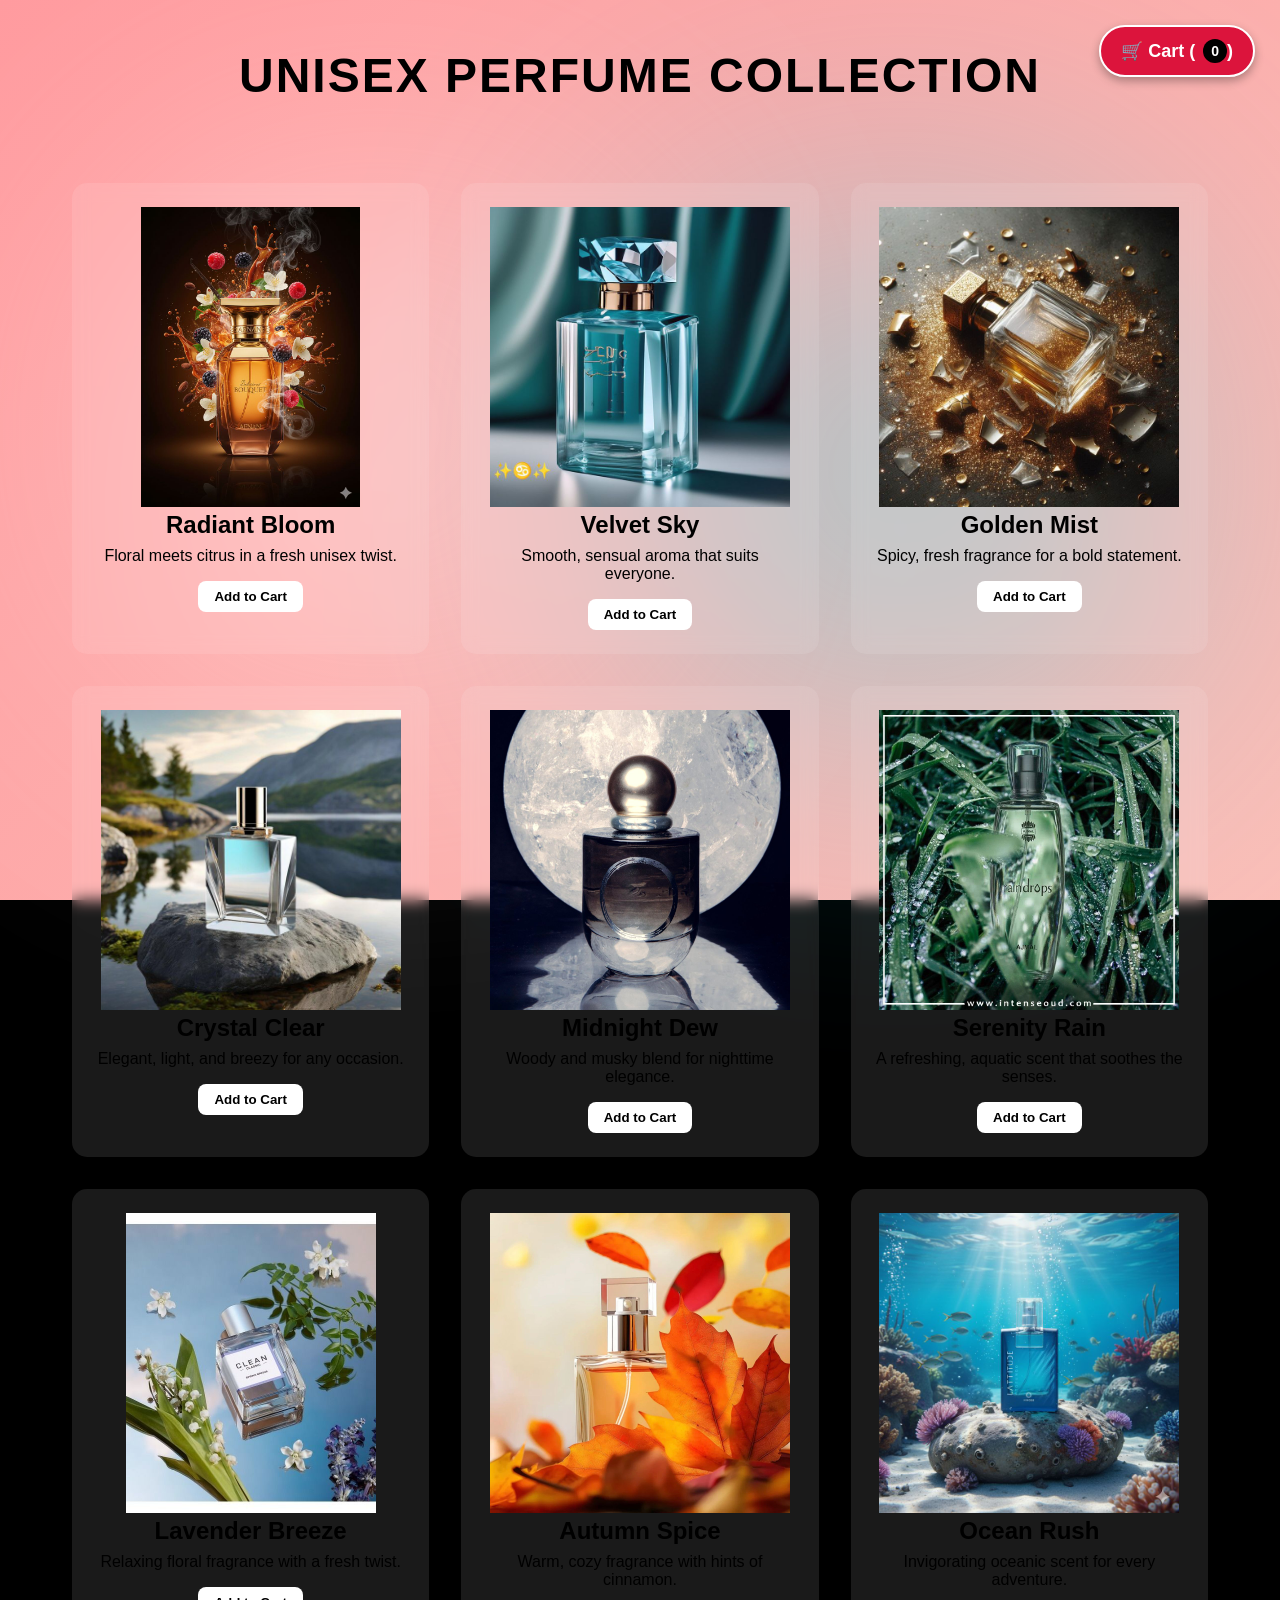
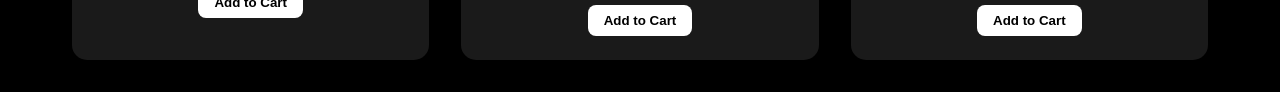
<file: projects/forall.html>
<!DOCTYPE html>
<html lang="en">
<head>
<meta charset="UTF-8">
<meta name="viewport" content="width=device-width, initial-scale=1.0"/>
<title>Unisex Perfume Collection</title>

<style>
*{
  margin:0;
  padding:0;
  box-sizing:border-box;
}

body{
  font-family:'Segoe UI', sans-serif;
  color:black;
  min-height:100vh;
  position:relative;
  overflow-x:hidden;
  background:#000;
}

/* Background lighting */
.background-lights{
  position:fixed;
  top:0;
  left:0;
  width:100%;
  height:100%;
  z-index:-1;
  background:linear-gradient(135deg,#ff9a9e,#fad0c4,#fbc2eb,#a18cd1,#fbc2eb);
  background-size:600% 600%;
  animation:gradientFlow 30s ease infinite;
}

/* glowing lights */
.light{
  position:absolute;
  width:500px;
  height:500px;
  border-radius:50%;
  filter:blur(150px);
  opacity:0.4;
  animation:pulseLight 10s infinite ease-in-out alternate;
}

.light1{
  background-color:#ffffff;
  top:20%;
  left:10%;
}

.light2{
  background-color:#00f0ff;
  bottom:20%;
  right:10%;
}

@keyframes gradientFlow{
  0%{background-position:0% 50%;}
  50%{background-position:100% 50%;}
  100%{background-position:0% 50%;}
}

@keyframes pulseLight{
  0%{transform:scale(1); opacity:0.25;}
  100%{transform:scale(1.5); opacity:0.5;}
}

header{
  text-align:center;
  padding:3rem 1rem;
}

header h1{
  font-size:3rem;
  font-weight:bold;
  text-transform:uppercase;
  letter-spacing:2px;
  color:black;
}

/* product grid */
.product-grid{
  display:grid;
  grid-template-columns:repeat(auto-fit,minmax(280px,1fr));
  gap:2rem;
  padding:2rem;
  max-width:1200px;
  margin:0 auto;
}

.product{
  background:rgba(255,255,255,0.1);
  backdrop-filter:blur(8px);
  padding:1.5rem;
  border-radius:15px;
  text-align:center;
  transition:transform 0.3s;
}

.product:hover{
  transform:translateY(-5px);
}

.product h2{
  font-size:1.5rem;
  margin-bottom:0.5rem;
  color:black;
}

.product p{
  font-size:1rem;
  margin-bottom:1rem;
  color:black;
}

button{
  background:white;
  color:black;
  padding:0.5rem 1rem;
  border:none;
  border-radius:8px;
  font-weight:bold;
  cursor:pointer;
  transition:background 0.3s;
}

button:hover{
  background:#ff69b4;
  color:white;
}

#cart-link {
  position: fixed;
  top: 25px;
  right: 25px;
  background: crimson;       /* button color */
  color: white;              /* text color */
  border-radius: 50px;       /* pill shape */
  display: flex;
  align-items: center;
  justify-content: center;
  font-size: 18px;
  font-weight: bold;
  text-decoration: none;
  cursor: pointer;
  padding: 12px 20px;        /* more width for text + icon */
  border: 2px solid white;
  box-shadow: 0 4px 10px rgba(0,0,0,0.3);
  z-index: 10;
}

#cart-count {
  display: inline-block;
  background: black;         /* small circle for number */
  color: white;
  border-radius: 50%;
  padding: 4px 8px;
  font-size: 14px;
  font-weight: bold;
  margin-left: 8px;          /* space between Cart text and number */
  text-align: center;
  min-width: 22px;
}
</style>
</head>

<body>

  <!-- Cart icon -->
<a href="cart.html" id="cart-link">
  🛒 Cart (<span id="cart-count">0</span>)
</a>

<!-- Background Lights -->
<div class="background-lights">
  <div class="light light1"></div>
  <div class="light light2"></div>
</div>

<header>
<h1>Unisex Perfume Collection</h1>
</header>

<section class="product-grid">

<div class="product">
<img src="Radiant Bloom.jpg" height="300px">
<h2>Radiant Bloom</h2>
<p>Floral meets citrus in a fresh unisex twist.</p>
<button>Add to Cart</button>
</div>

<div class="product">
<img src="Velvet Sky.jpg" height="300px">
<h2>Velvet Sky</h2>
<p>Smooth, sensual aroma that suits everyone.</p>
<button>Add to Cart</button>
</div>

<div class="product">
<img src="Golden Mist.jpg" height="300px">
<h2>Golden Mist</h2>
<p>Spicy, fresh fragrance for a bold statement.</p>
<button>Add to Cart</button>
</div>

<div class="product">
<img src="Crystal Clear.jpg" height="300px">
<h2>Crystal Clear</h2>
<p>Elegant, light, and breezy for any occasion.</p>
<button>Add to Cart</button>
</div>

<div class="product">
<img src="Midnight Dew.jpg" height="300px">
<h2>Midnight Dew</h2>
<p>Woody and musky blend for nighttime elegance.</p>
<button>Add to Cart</button>
</div>

<div class="product">
<img src="Serenity Rain.jpg" height="300px">
<h2>Serenity Rain</h2>
<p>A refreshing, aquatic scent that soothes the senses.</p>
<button>Add to Cart</button>
</div>

<div class="product">
<img src="Lavender Breeze.jpg" height="300px">
<h2>Lavender Breeze</h2>
<p>Relaxing floral fragrance with a fresh twist.</p>
<button>Add to Cart</button>
</div>

<div class="product">
<img src="Autumn Spice.jpg" height="300px">
<h2>Autumn Spice</h2>
<p>Warm, cozy fragrance with hints of cinnamon.</p>
<button>Add to Cart</button>
</div>

<div class="product">
<img src="Ocean Rush.jpg" height="300px">
<h2>Ocean Rush</h2>
<p>Invigorating oceanic scent for every adventure.</p>
<button class="add-to-cart">Add to Cart</button>
</div>

</section>
<script>

  // Load cart from localStorage or initialize empty
let cart = JSON.parse(localStorage.getItem("cart")) || [];

// Update cart count display
function updateCartCount() {
  const cartDisplay = document.getElementById("cart-count");
  if (cartDisplay) cartDisplay.textContent = cart.length;
}

updateCartCount();

// Add click events to all "Add to Cart" buttons
const buttons = document.querySelectorAll(".product button");
buttons.forEach(button => {
  button.addEventListener("click", () => {
    const product = button.parentElement;
    const name = product.querySelector("h2").textContent; // match <h2> in your HTML
    const price = 50; // you can set a default price or use data-price if you add it
    const img = product.querySelector("img").src; // save image for cart display

    cart.push({ name, price, img });
    localStorage.setItem("cart", JSON.stringify(cart));
    updateCartCount();
  });
});

// Optional: navigate to cart.html if you click the cart
document.getElementById("cart-link").addEventListener("click", () => {
  window.location.href = "cart.html";
});
</script>
</body>
</html>
</file>
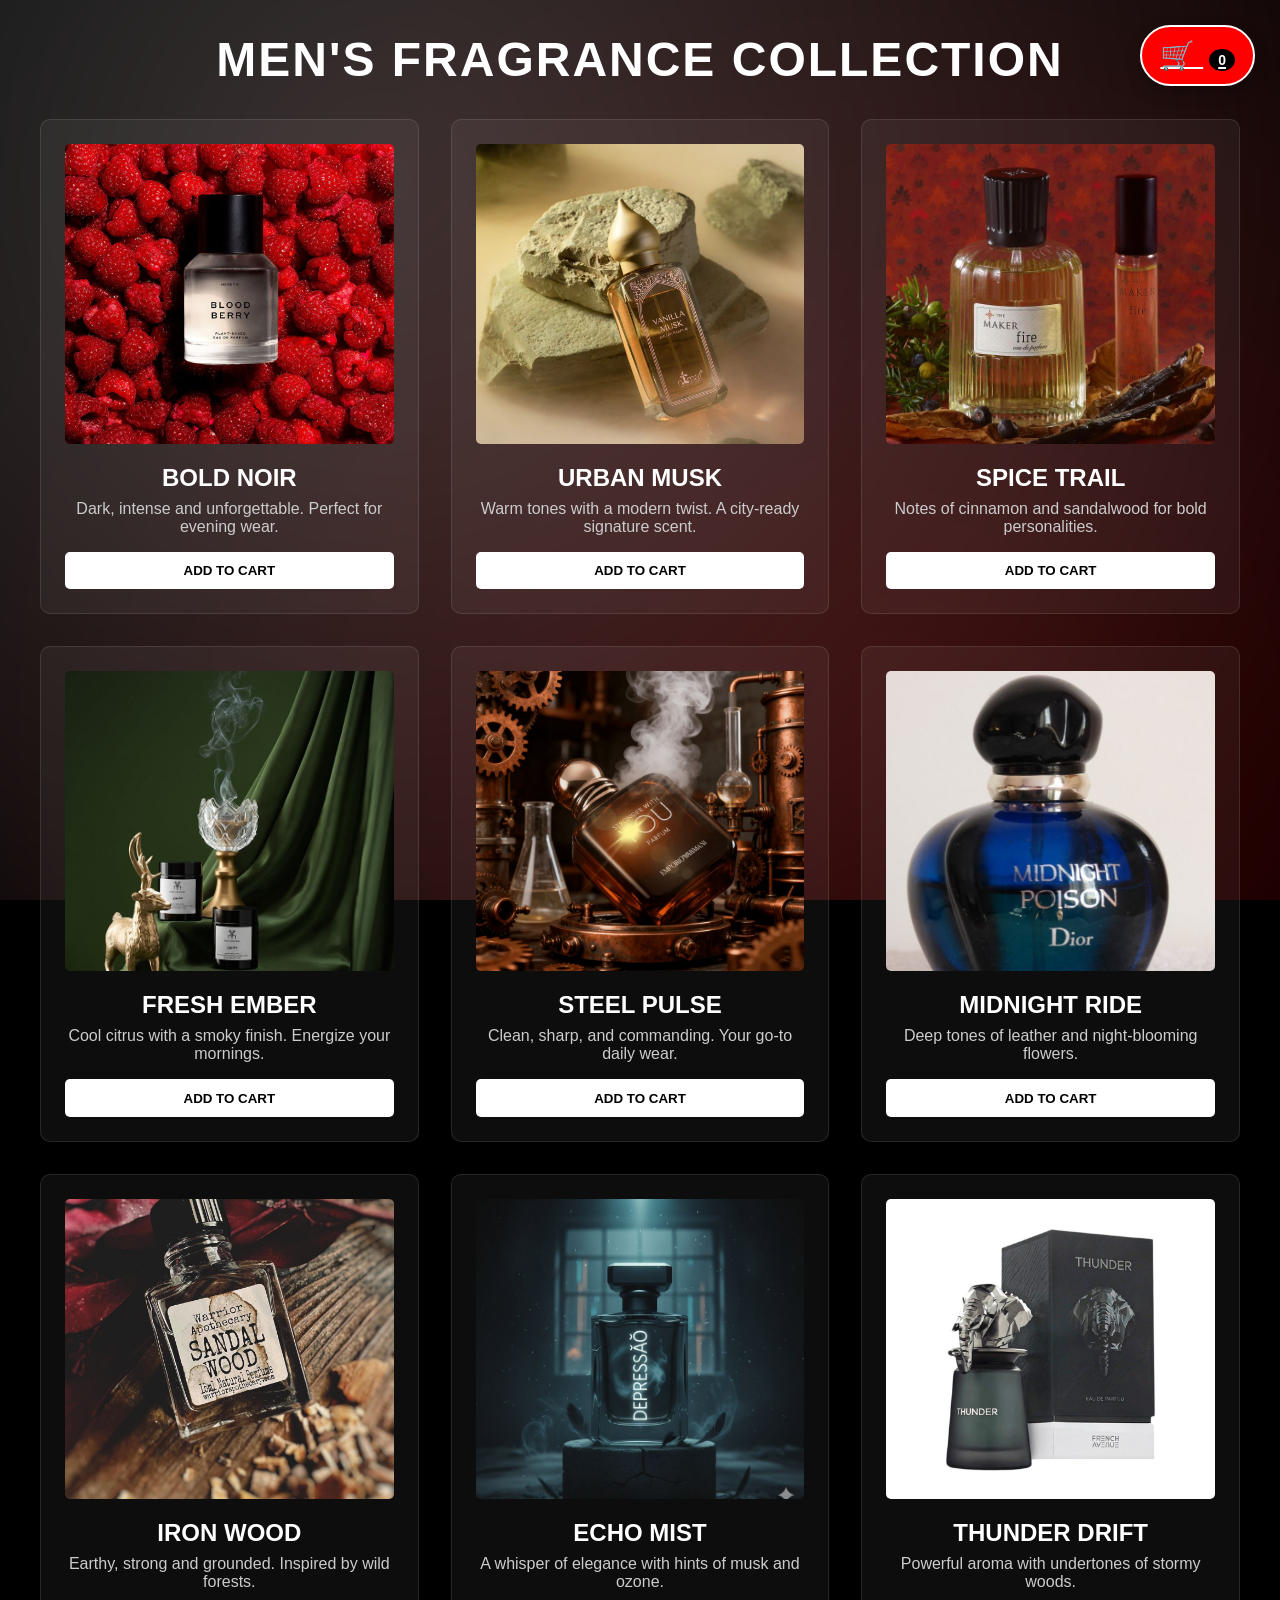
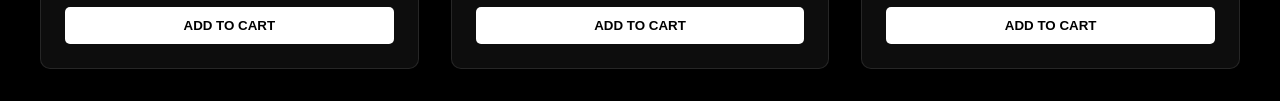
<file: projects/men.html>
<!DOCTYPE html>
<html lang="en">

<head>
<meta charset="UTF-8" />
<meta name="viewport" content="width=device-width, initial-scale=1.0" />
<title>Men's Collection</title>
<style>
  * { margin:0; padding:0; box-sizing:border-box; }

  body {
    background-color: black;
    color: white;
    font-family: 'Arial', sans-serif;
    min-height: 100vh;
    padding: 2rem;
    overflow-x: hidden;
    position: relative;
  }

  .background-smoke {
    position: fixed;
    top:0; left:0;
    width:100%; height:100%;
    overflow:hidden;
    z-index:-1;
  }

  .smoke {
    position:absolute;
    width:200%; height:200%;
    border-radius:50%;
    filter:blur(100px);
    opacity:0.2;
    animation:floatSmoke 60s infinite linear;
  }

  .smoke1 { background: radial-gradient(circle, red, transparent 70%); animation-delay:0s; top:-20%; left:-30%; }
  .smoke2 { background: radial-gradient(circle, white, transparent 70%); animation-delay:15s; bottom:-20%; right:-30%; }

  @keyframes floatSmoke {
    0% { transform: translate(0,0) scale(1);}
    50% { transform: translate(20%,20%) scale(1.2);}
    100% { transform: translate(0,0) scale(1);}
  }

  header { text-align:center; margin-bottom:2rem; }
  header h1 { font-size:3rem; letter-spacing:2px; text-transform:uppercase; color:#fff; }

  .product-grid {
    display:grid;
    grid-template-columns:repeat(3, 1fr);
    gap:2rem;
    max-width:1200px;
    margin:0 auto;
  }

  .product {
    background-color: rgba(255,255,255,0.05);
    padding:1.5rem;
    border-radius:10px;
    transition: transform 0.3s ease, background-color 0.3s;
    text-align:center;
    border:1px solid rgba(255,255,255,0.1);
  }

  .product:hover {
    transform:translateY(-5px);
    background-color: rgba(255,255,255,0.1);
    border-color: red;
  }

  .product img {
    width:100%;
    height:300px;
    object-fit:cover;
    border-radius:5px;
    margin-bottom:1rem;
  }

  .product h2 { font-size:1.5rem; margin-bottom:0.5rem; text-transform:uppercase; }
  .product p { font-size:1rem; margin-bottom:1rem; color:#ccc; }

  .add-to-cart {
    background-color:white;
    color:black;
    border:none;
    width:100%;
    display:block;
    padding:0.7rem 1rem;
    font-weight:bold;
    border-radius:5px;
    cursor:pointer;
    transition:background 0.3s,color 0.3s;
    text-transform:uppercase;
  }

  .add-to-cart:hover { background-color:crimson; color:white; }

  @media(max-width:992px){ .product-grid { grid-template-columns:repeat(2,1fr); } }
  @media(max-width:600px){ .product-grid { grid-template-columns:1fr; } }

  .cart-icon {
    position: fixed;
    top:25px; right:25px;
    font-size:28px;
    font-weight:bold;
    color:white;
    cursor:pointer;
    background:red;
    padding:12px 18px;
    border-radius:50px;
    box-shadow:0 6px 15px rgba(0,0,0,0.25);
    border:2px solid white;
    z-index:10;
  }

  #cart-count{
    background:black;
    color:white;
    border-radius:50%;
    padding:3px 9px;
    font-size:14px;
    margin-left:6px;
    font-weight:bold;
  }

</style>
</head>

<body>

<a href="cart.html" class="cart-icon">
  🛒 <span id="cart-count">0</span>
</a>
<!-- Smoke background -->
<div class="background-smoke">
  <div class="smoke smoke1"></div>
  <div class="smoke smoke2"></div>
</div>

<header>
  <h1>Men's Fragrance Collection</h1>
</header>

<section class="product-grid">

  <div class="product">
    <img src="bloodnoir.jpg" alt="Bold Noir">
    <h2>Bold Noir</h2>
    <p>Dark, intense and unforgettable. Perfect for evening wear.</p>
    <button class="add-to-cart" data-name="Bold Noir" data-price="40">Add to Cart</button>
  </div>

  <div class="product">
    <img src="Urban Musk.jpg" alt="Urban Musk">
    <h2>Urban Musk</h2>
    <p>Warm tones with a modern twist. A city-ready signature scent.</p>
    <button class="add-to-cart" data-name="Urban Musk" data-price="35">Add to Cart</button>
  </div>

  <div class="product">
    <img src="Spice Trail.jpg" alt="Spice Trail">
    <h2>Spice Trail</h2>
    <p>Notes of cinnamon and sandalwood for bold personalities.</p>
    <button class="add-to-cart" data-name="Spice Trail" data-price="38">Add to Cart</button>
  </div>

  <div class="product">
    <img src="Fresh Ember.jpg" alt="Fresh Ember">
    <h2>Fresh Ember</h2>
    <p>Cool citrus with a smoky finish. Energize your mornings.</p>
    <button class="add-to-cart" data-name="Fresh Ember" data-price="30">Add to Cart</button>
  </div>

  <div class="product">
    <img src="steel.jpg" alt="Steel Pulse">
    <h2>Steel Pulse</h2>
    <p>Clean, sharp, and commanding. Your go-to daily wear.</p>
    <button class="add-to-cart" data-name="Steel Pulse" data-price="32">Add to Cart</button>
  </div>

  <div class="product">
    <img src="Midnight Ride.jpg" alt="Midnight Ride">
    <h2>Midnight Ride</h2>
    <p>Deep tones of leather and night-blooming flowers.</p>
    <button class="add-to-cart" data-name="Midnight Ride" data-price="45">Add to Cart</button>
  </div>

  <div class="product">
    <img src="Iron Wood.jpg" alt="Iron Wood">
    <h2>Iron Wood</h2>
    <p>Earthy, strong and grounded. Inspired by wild forests.</p>
    <button class="add-to-cart" data-name="Iron Wood" data-price="42">Add to Cart</button>
  </div>

  <div class="product">
    <img src="Echo Mist.jpg" alt="Echo Mist">
    <h2>Echo Mist</h2>
    <p>A whisper of elegance with hints of musk and ozone.</p>
    <button class="add-to-cart" data-name="Echo Mist" data-price="33">Add to Cart</button>
  </div>

  <div class="product">
    <img src="thunder.jpg" alt="Thunder Drift">
    <h2>Thunder Drift</h2>
    <p>Powerful aroma with undertones of stormy woods.</p>
    <button class="add-to-cart" data-name="Thunder Drift" data-price="50">Add to Cart</button>
  </div>

</section>

<!-- main.js logic -->
<script>
document.addEventListener("DOMContentLoaded", () => {
  let cart = JSON.parse(localStorage.getItem("cart")) || [];

  function updateCartCount() {
    const cartDisplay = document.getElementById("cart-count");
    if (cartDisplay) cartDisplay.textContent = cart.length;
  }

  updateCartCount();

  const buttons = document.querySelectorAll(".add-to-cart");
  buttons.forEach(button => {
    button.addEventListener("click", () => {
      const name = button.getAttribute("data-name") || button.parentElement.querySelector("h2").textContent;
      const price = Number(button.getAttribute("data-price") || 0);

      cart.push({ name, price });
      localStorage.setItem("cart", JSON.stringify(cart));

      updateCartCount();
    });
  });
});
</script>

</body>
</html>
</file>
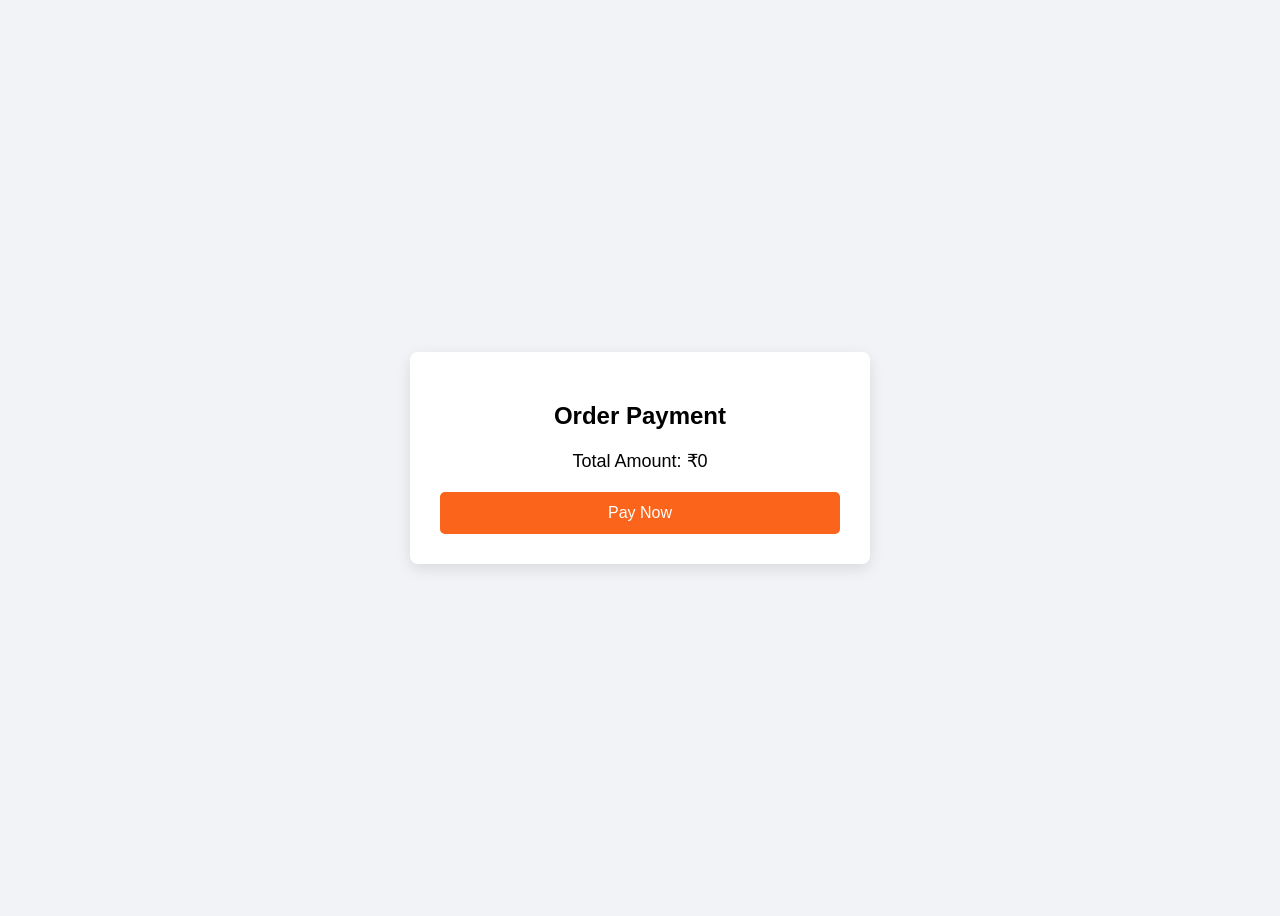
<file: projects/payment.html>
<!DOCTYPE html>
<html lang="en">
<head>
<meta charset="UTF-8">
<title>Payment Page</title>

<style>

body{
font-family: Arial, sans-serif;
background:#f1f3f6;
display:flex;
justify-content:center;
align-items:center;
height:100vh;
}

.container{
background:white;
padding:30px;
width:400px;
border-radius:8px;
box-shadow:0 5px 15px rgba(0,0,0,0.1);
text-align:center;
}

h2{
margin-bottom:20px;
}

.summary{
margin-bottom:20px;
font-size:18px;
}

button{
width:100%;
padding:12px;
background:#fb641b;
color:white;
border:none;
border-radius:5px;
font-size:16px;
cursor:pointer;
}

button:hover{
background:#e55300;
}

</style>

</head>

<body>

<div class="container">

<h2>Order Payment</h2>

<div class="summary">
<p>Total Amount: ₹<span id="total-amount">0</span></p>
</div>

<button onclick="payNow()">Pay Now</button>

</div>

<!-- Razorpay checkout script -->
<script src="https://checkout.razorpay.com/v1/checkout.js"></script>

<script src="payment.js"></script>

</body>
</html>
</file>
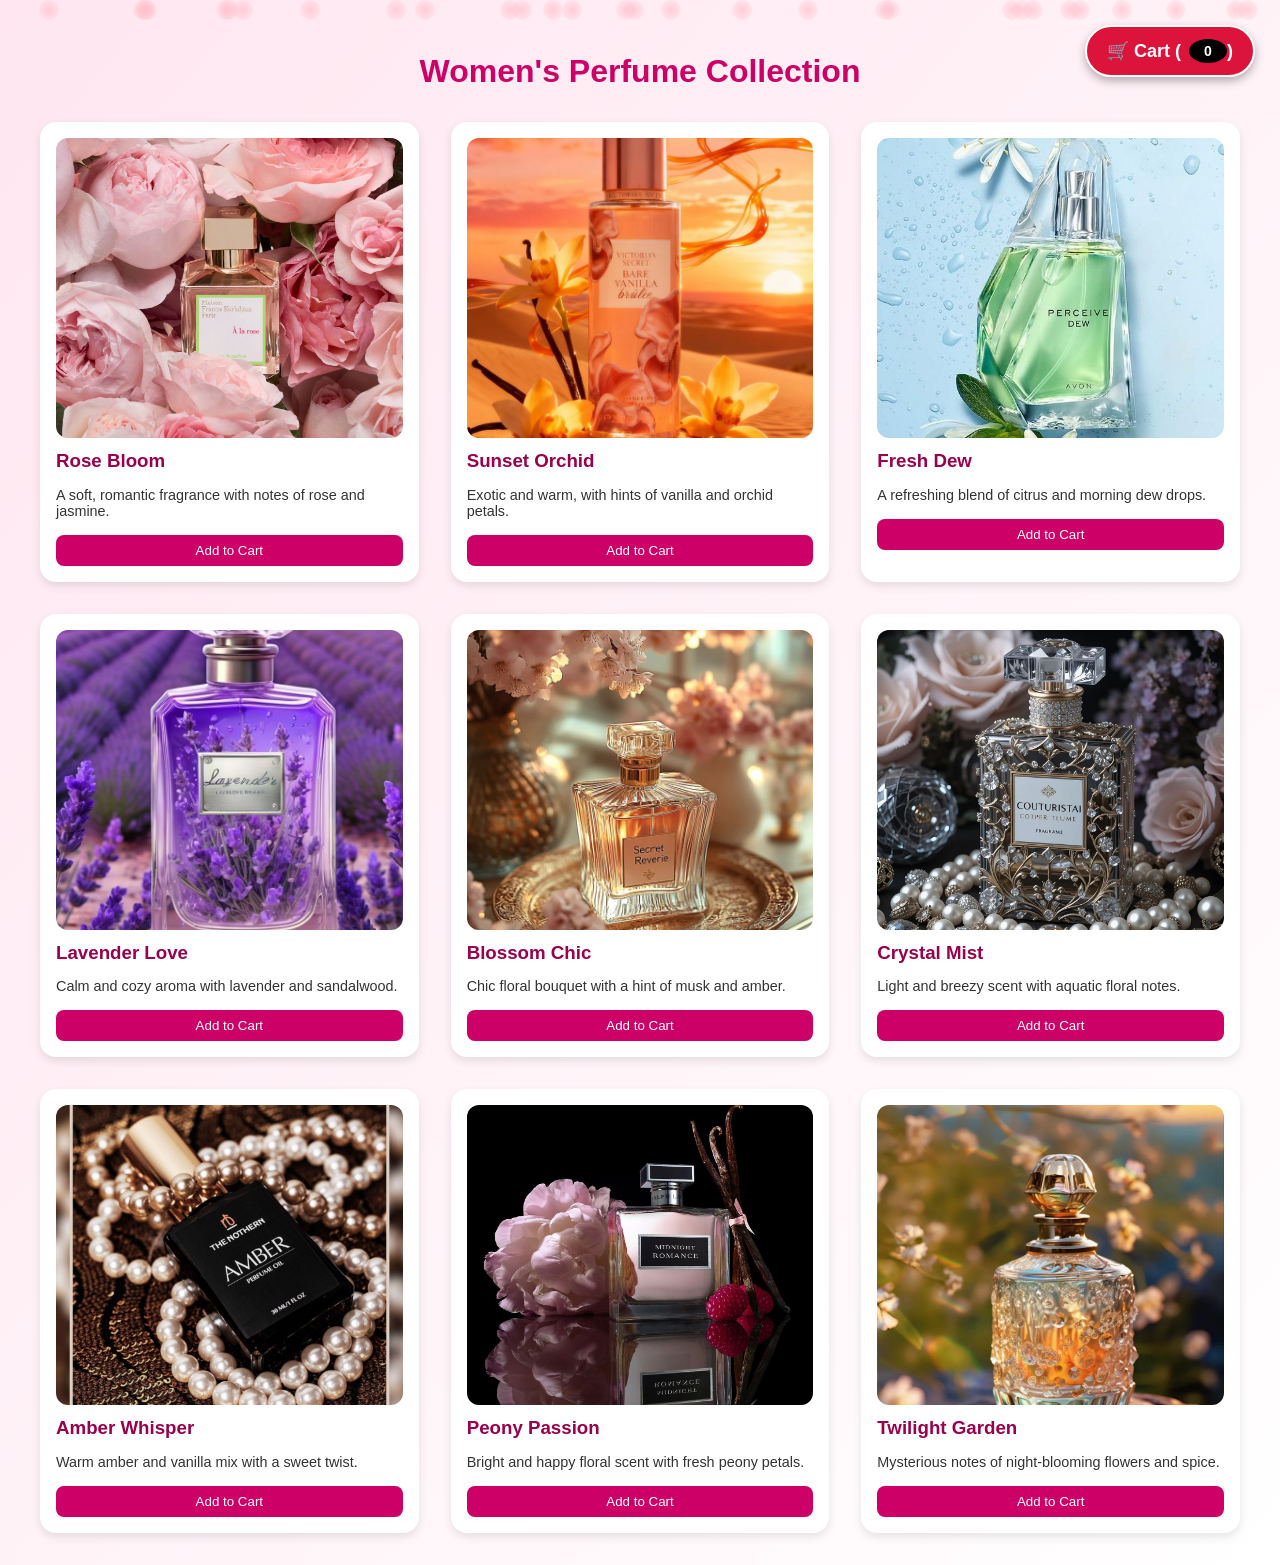
<file: projects/women.html>
<!DOCTYPE html>
<html lang="en">
<head>
<meta charset="UTF-8" />
<meta name="viewport" content="width=device-width, initial-scale=1.0" />
<title>Women's Perfume Collection</title>
<style>
body {
  margin: 0;
  font-family: 'Segoe UI', Tahoma, Geneva, Verdana, sans-serif;
  background: linear-gradient(to bottom right, #ffe6f0, #fff);
  overflow-x: hidden;
}
.flower-animation {
  position: fixed;
  width: 100%;
  height: 100%;
  z-index: -1;
  overflow: hidden;
}
.petal {
  position: absolute;
  width: 20px;
  height: 20px;
  background: radial-gradient(circle, pink, transparent);
  border-radius: 50%;
  animation: fall 8s linear infinite;
  opacity: 0.7;
}
@keyframes fall {
  0% { transform: translateY(-50px) translateX(0); }
  100% { transform: translateY(100vh) translateX(100px); opacity:0; }
}
.container {
  padding: 2rem;
  max-width: 1200px;
  margin: 0 auto;
}
h1 {
  text-align: center;
  color: #cc0066;
  margin-bottom: 2rem;
}
.products {
  display: grid;
  grid-template-columns: repeat(3, 1fr);
  gap: 2rem;
}
.product {
  background: white;
  padding: 1rem;
  border-radius: 16px;
  box-shadow: 0 4px 10px rgba(0, 0, 0, 0.1);
  transition: transform 0.3s;
}
.product:hover { transform: scale(1.03); }
.product img { width: 100%; border-radius: 12px; object-fit: cover; }
.product h3 { color: #99004d; margin: 0.5rem 0; }
.product p { font-size: 0.9rem; color: #333; }
.add-to-cart {
  margin-top: 1rem;
  display: block;
  width: 100%;
  background: #cc0066;
  color: white;
  text-align: center;
  padding: 0.5rem;
  border: none;
  border-radius: 8px;
  cursor: pointer;
  transition: background 0.3s;
}
.add-to-cart:hover { background: #b30059; }
#cart-link { position: fixed; top: 10px; right: 10px; font-size: 1.2rem; }
#cart-link {
  position: fixed;
  top: 25px;
  right: 25px;
  background: crimson;       /* button color */
  color: white;              /* text color */
  border-radius: 50px;       /* pill shape */
  display: flex;
  align-items: center;
  justify-content: center;
  font-size: 18px;
  font-weight: bold;
  text-decoration: none;
  cursor: pointer;
  padding: 12px 20px;        /* more width for text + icon */
  border: 2px solid white;
  box-shadow: 0 4px 10px rgba(0,0,0,0.3);
  z-index: 10;
}

#cart-count {
  display: inline-block;
  background: black;         /* small circle for number */
  color: white;
  border-radius: 50%;
  padding: 4px 8px;
  font-size: 14px;
  font-weight: bold;
  margin-left: 8px;          /* space between Cart text and number */
  text-align: center;
  min-width: 22px;
}
</style>
</head>
<body>

<!-- Cart icon -->
<a href="cart.html" id="cart-link">
  🛒 Cart (<span id="cart-count">0</span>)
</a>

<!-- Flower animation -->
<div class="flower-animation"></div>
<script>
for (let i = 0; i < 30; i++) {
  const petal = document.createElement("div");
  petal.classList.add("petal");
  petal.style.left = `${Math.random() * 100}vw`;
  petal.style.animationDelay = `${Math.random() * 5}s`;
  document.querySelector(".flower-animation").appendChild(petal);
}
</script>

<div class="container">
<h1>Women's Perfume Collection</h1>
<div class="products">
<div class="product">
<img height="300px" src="Rose Bloom.jpg" alt="Perfume 1">
<h3>Rose Bloom</h3>
<p>A soft, romantic fragrance with notes of rose and jasmine.</p>
  <button class="add-to-cart">Add to Cart</button>
</div>
<div class="product">
<img height="300px" src="Sunset Orchid.jpg" alt="Perfume 2">
<h3>Sunset Orchid</h3>
<p>Exotic and warm, with hints of vanilla and orchid petals.</p>
 <button class="add-to-cart">Add to Cart</button>
</div>
<div class="product">
<img height="300px" src="Fresh Dew.jpg" alt="Perfume 3">
<h3>Fresh Dew</h3>
<p>A refreshing blend of citrus and morning dew drops.</p>
 <button class="add-to-cart">Add to Cart</button>
</div>
<div class="product">
<img height="300px" src="Lavender Love.jpg" alt="Perfume 4">
<h3>Lavender Love</h3>
<p>Calm and cozy aroma with lavender and sandalwood.</p>
  <button class="add-to-cart">Add to Cart</button>
</div>
<div class="product">
<img height="300px" src="Blossom Chic.jpg" alt="Perfume 5">
<h3>Blossom Chic</h3>
<p>Chic floral bouquet with a hint of musk and amber.</p>
<button class="add-to-cart">Add to Cart</button>
</div>
<div class="product">
<img height="300px" src="Crystal Mist.jpg" alt="Perfume 6">
<h3>Crystal Mist</h3>
<p>Light and breezy scent with aquatic floral notes.</p>
<button class="add-to-cart">Add to Cart</button>
</div>
<div class="product">
<img height="300px" src="Amber Whisper.jpg" alt="Perfume 7">
<h3>Amber Whisper</h3>
<p>Warm amber and vanilla mix with a sweet twist.</p>
  <button class="add-to-cart">Add to Cart</button>
</div>
<div class="product">
<img height="300px" src="Peony Passion.jpg" alt="Perfume 8">
<h3>Peony Passion</h3>
<p>Bright and happy floral scent with fresh peony petals.</p>
 <button class="add-to-cart">Add to Cart</button>
</div>
<div class="product">
<img height="300px" src="Twilight Garden.jpg" alt="Perfume 9">
<h3>Twilight Garden</h3>
<p>Mysterious notes of night-blooming flowers and spice.</p>
<button class="add-to-cart">Add to Cart</button>

</div>
</div>
</div>

</div>
</div>

 
 <script src="women.js"></script>

</body>
</html>
</body>
</html>
</file>
